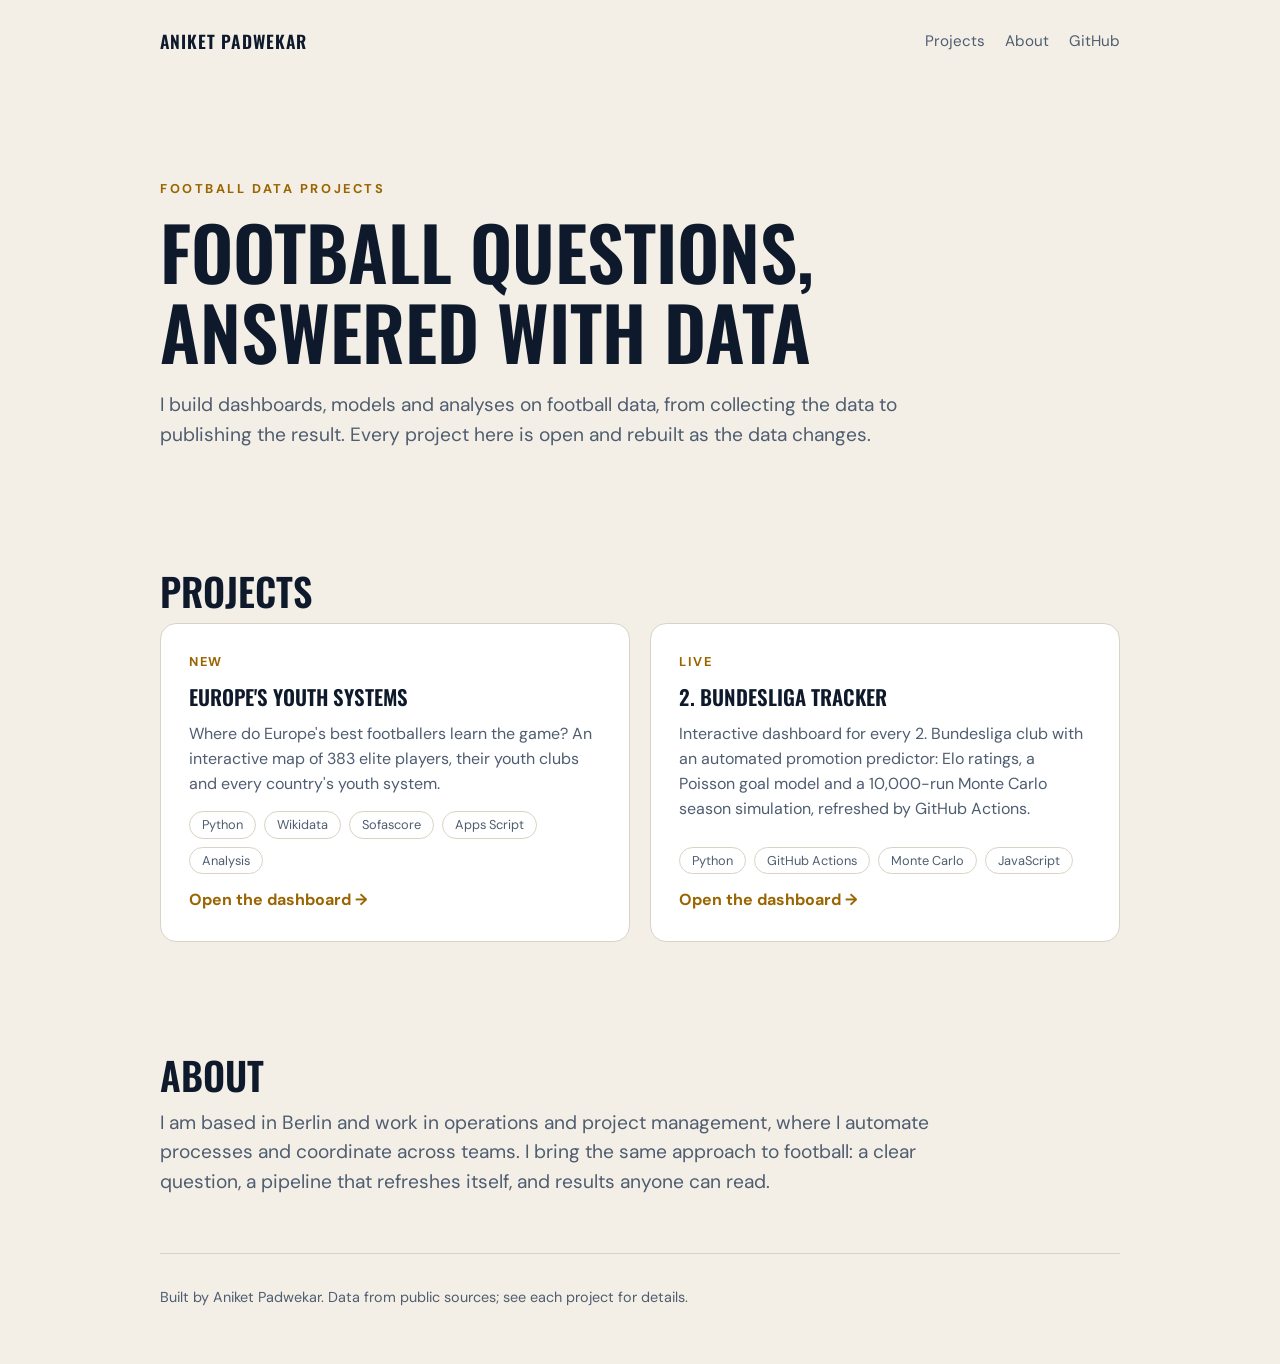
<file: index.html>
<!doctype html>
<html lang="en">
<head>
<meta charset="utf-8">
<meta name="viewport" content="width=device-width,initial-scale=1">
<title>Aniket Padwekar | Football data projects</title>
<meta name="description" content="Football data projects: dashboards, models and analyses built end to end.">
<link rel="preconnect" href="https://fonts.googleapis.com"><link rel="preconnect" href="https://fonts.gstatic.com" crossorigin>
<link rel="stylesheet" href="https://fonts.googleapis.com/css2?family=DM+Sans:wght@400;500;700&family=Oswald:wght@500;600&display=swap">
<link rel="stylesheet" href="assets/style.css">
</head>
<body>
<div class="wrap">
  <header class="site">
    <a class="brand" href="./">Aniket Padwekar</a>
    <nav><a href="#projects">Projects</a><a href="#about">About</a><a href="https://github.com/Aniket-Padwekar">GitHub</a></nav>
  </header>
  <div class="hero">
    <p class="eyebrow">Football data projects</p>
    <h1>Football questions, answered with data</h1>
    <p class="lead">I build dashboards, models and analyses on football data, from collecting the data to publishing the result. Every project here is open and rebuilt as the data changes.</p>
  </div>
  <section id="projects">
    <h2>Projects</h2>
    <div class="grid" id="grid"></div>
  </section>
  <section id="about">
    <h2>About</h2>
    <p class="lead" style="margin-top:0">I am based in Berlin and work in operations and project management, where I automate processes and coordinate across teams. I bring the same approach to football: a clear question, a pipeline that refreshes itself, and results anyone can read.</p>
  </section>
  <footer>Built by Aniket Padwekar. Data from public sources; see each project for details.</footer>
</div>
<script src="assets/projects.js"></script>
<script>
(function () {
  var g = document.getElementById('grid');
  (window.PROJECTS || []).forEach(function (p) {
    var a = document.createElement('a'); a.className = 'card'; a.href = p.href;
    if (p.external) { a.target = '_blank'; a.rel = 'noopener'; }
    var s = document.createElement('span'); s.className = 'status'; s.textContent = p.status || ''; a.appendChild(s);
    var h = document.createElement('h3'); h.textContent = p.title; a.appendChild(h);
    var b = document.createElement('p'); b.textContent = p.blurb; a.appendChild(b);
    var t = document.createElement('div'); t.className = 'tags';
    (p.tags || []).forEach(function (x) { var e = document.createElement('span'); e.className = 'tag'; e.textContent = x; t.appendChild(e); });
    a.appendChild(t);
    var c = document.createElement('span'); c.className = 'cta'; c.textContent = (p.cta || 'Open') + ' →'; a.appendChild(c);
    g.appendChild(a);
  });
})();
</script>
</body>
</html>
</file>
<file: assets/style.css>
:root{--bg:#0e1a2b;--panel:#16273d;--line:#243b58;--text:#f3efe6;--muted:#9fb0c4;--gold:#f2b632;--blue:#62a8e5;--bar:#41566f;--max:1040px}
@media (prefers-color-scheme:light){:root{--bg:#f3efe6;--panel:#fff;--line:#d9d3c5;--text:#0e1a2b;--muted:#4f5d70;--gold:#9a6500;--blue:#1f6fb5;--bar:#9fb0c4}}
*{box-sizing:border-box}
html{scroll-behavior:smooth}
body{margin:0;background:var(--bg);color:var(--text);font-family:'DM Sans',system-ui,sans-serif;line-height:1.55;-webkit-font-smoothing:antialiased}
a{color:inherit}
.wrap{max-width:var(--max);margin:0 auto;padding:0 clamp(16px,4vw,40px)}
header.site{padding:28px 0;display:flex;justify-content:space-between;align-items:center;gap:16px;flex-wrap:wrap}
header.site a.brand{font-family:'Oswald',sans-serif;font-weight:600;letter-spacing:.06em;text-transform:uppercase;text-decoration:none;font-size:1.1rem}
nav a{color:var(--muted);text-decoration:none;margin-left:20px;font-size:.95rem}
nav a:hover{color:var(--text)}
.eyebrow{font-weight:700;letter-spacing:.2em;text-transform:uppercase;font-size:.8rem;color:var(--gold);margin:0 0 12px}
h1,h2,h3{font-family:'Oswald',sans-serif;font-weight:600;text-transform:uppercase;line-height:1.08;margin:0}
h1{font-size:clamp(2.4rem,7vw,4.6rem)}
h2{font-size:clamp(1.6rem,4vw,2.4rem);margin-bottom:12px}
h3{font-size:1.3rem}
.lead{font-size:1.2rem;color:var(--muted);max-width:60ch;margin:20px 0 0}
.hero{padding:clamp(40px,9vw,96px) 0 clamp(32px,6vw,64px)}
section{padding:clamp(28px,5vw,56px) 0}
.grid{display:grid;grid-template-columns:repeat(auto-fit,minmax(min(100%,300px),1fr));gap:20px}
.card{background:var(--panel);border:1px solid var(--line);border-radius:16px;padding:28px;display:flex;flex-direction:column;gap:14px;text-decoration:none;transition:transform .15s,border-color .15s;min-width:0}
.card:hover{transform:translateY(-3px);border-color:var(--gold)}
.card p{margin:0;color:var(--muted)}
.tags{display:flex;flex-wrap:wrap;gap:8px;margin-top:auto}
.tag{font-size:.8rem;border:1px solid var(--line);border-radius:999px;padding:3px 12px;color:var(--muted)}
.status{font-size:.8rem;font-weight:700;letter-spacing:.12em;text-transform:uppercase;color:var(--gold)}
.cta{font-weight:700;color:var(--gold)}
footer{border-top:1px solid var(--line);padding:32px 0 56px;color:var(--muted);font-size:.9rem}
.stat{display:grid;grid-template-columns:repeat(auto-fit,minmax(min(100%,220px),1fr));gap:20px}
.stat .card{gap:6px}
.big{font-family:'Oswald',sans-serif;font-size:3.6rem;line-height:1;font-weight:600;color:var(--gold)}
table{border-collapse:collapse;width:100%;font-variant-numeric:tabular-nums}
.tw{overflow-x:auto}
th,td{padding:10px 12px;border-bottom:1px solid var(--line);text-align:right;white-space:nowrap}
th:first-child,td:first-child{text-align:left}
th{color:var(--muted);font-weight:500;font-size:.9rem}
tr.de td{color:var(--gold);font-weight:700}
.bars{display:grid;gap:10px}
.bar{display:grid;grid-template-columns:90px 1fr 56px;align-items:center;gap:12px}
.bar .t{height:30px;background:var(--bar);border-radius:5px;min-width:3px}
.bar.de .t{background:var(--gold)}.bar.fr .t{background:var(--blue)}
.bar b{text-align:right}
.note{color:var(--muted);font-size:.92rem;max-width:70ch}
ul.plain{padding-left:1.1rem;color:var(--muted)}ul.plain b{color:var(--text)}
.back{color:var(--muted);text-decoration:none;font-size:.95rem}

/* ---- youth systems page ---- */
:root{--accent:#f2b632;--land:#22364f;--sea:#0b1626;--bar:#41566f}
@media (prefers-color-scheme:light){:root{--accent:#b87800;--land:#e6e0d1;--sea:#dfe8f0;--bar:#9fb0c4}}
.banner{display:flex;gap:10px;align-items:flex-start;background:var(--panel);border:1px solid var(--line);border-left:4px solid var(--gold);border-radius:10px;padding:14px 18px;color:var(--muted);font-size:.95rem}
.banner b{color:var(--text)}
.controls{display:flex;flex-wrap:wrap;gap:16px;align-items:center;margin:0 0 18px}
.controls label{color:var(--muted);font-size:.9rem;display:flex;gap:8px;align-items:center}
select,input[type=search]{background:var(--panel);color:var(--text);border:1px solid var(--line);border-radius:8px;padding:8px 12px;font:inherit}
.seggroup{display:flex;flex-wrap:wrap;gap:6px;margin-bottom:14px}
.seg{background:transparent;color:var(--muted);border:1px solid var(--line);border-radius:999px;padding:6px 14px;font:inherit;font-size:.9rem;cursor:pointer}
.seg.on{background:var(--gold);color:#0e1a2b;border-color:var(--gold);font-weight:700}
.kpis{display:grid;grid-template-columns:repeat(auto-fit,minmax(min(100%,260px),1fr));gap:16px}
.card.kpi{gap:6px}.kpi .lbl{color:var(--muted);font-size:.9rem}.kpi .big{display:flex;align-items:center;gap:10px;font-size:3rem}.kpi .sub{color:var(--muted);font-size:.9rem}
.panel{background:var(--panel);border:1px solid var(--line);border-radius:16px;padding:clamp(16px,3vw,28px);margin-bottom:20px}
.two{display:grid;grid-template-columns:repeat(auto-fit,minmax(min(100%,420px),1fr));gap:20px}
.panel h2{font-size:1.5rem}.panel .note{margin:0 0 14px}
#map svg{width:100%;height:auto;display:block;border-radius:10px}
.sea{fill:var(--sea)}.ctry{fill:var(--land);stroke:var(--bg);stroke-width:.6;transition:fill .2s}.ctry:hover{stroke:var(--text);stroke-width:1}.ctry.hl{stroke:var(--gold);stroke-width:2}
.pin{fill:var(--blue);fill-opacity:.55;stroke:var(--text);stroke-width:.6;cursor:pointer}.pin:hover{fill-opacity:.95}
.maplegend{display:flex;flex-wrap:wrap;align-items:center;gap:10px;margin-top:12px;color:var(--muted);font-size:.85rem}
.lgbar{width:140px;height:10px;border-radius:5px;background:linear-gradient(90deg,color-mix(in srgb,var(--accent) 14%,var(--land)),var(--accent))}
.lgnote{flex-basis:100%}
.flag{border-radius:2px;object-fit:cover;vertical-align:middle;box-shadow:0 0 0 1px rgba(128,128,128,.35)}
.flagfb{display:inline-flex;align-items:center;justify-content:center;background:var(--line);border-radius:2px;font-size:.6rem;color:var(--muted)}
.nat{display:inline-flex;align-items:center;gap:7px}.nat b{letter-spacing:.06em;font-size:.92em}
.bar{display:grid;grid-template-columns:78px 1fr 52px;gap:12px;align-items:center;width:100%;background:none;border:0;color:inherit;font:inherit;padding:3px 0;cursor:pointer;text-align:left}
.bar.hl,.nrow.hl{background:color-mix(in srgb,var(--gold) 14%,transparent);border-radius:6px}
.bt{height:22px;background:color-mix(in srgb,var(--text) 6%,transparent);border-radius:5px;overflow:hidden}.bf{height:100%;border-radius:5px}
.bar b{text-align:right}
.nrow{display:grid;grid-template-columns:78px 1fr 44px;gap:12px;align-items:center;padding:3px 0}
.nt{position:relative;height:18px}.nf{position:absolute;top:2px;height:14px;border-radius:3px}.nf.pos{background:var(--blue)}.nf.neg{background:var(--gold)}.axis{position:absolute;left:50%;top:0;bottom:0;border-left:1px solid var(--muted)}
.nrow b{text-align:right}
svg .grid{stroke:var(--line);stroke-width:1}svg text.ax{fill:var(--muted);font-size:12px;font-family:inherit}svg text.strong{fill:var(--text);font-weight:700}svg .rule{stroke:var(--muted);stroke-width:1}
.chart svg{width:100%;height:auto;display:block}
.tip{position:fixed;pointer-events:none;z-index:50;background:var(--panel);border:1px solid var(--line);border-radius:10px;padding:8px 12px;font-size:.85rem;opacity:0;transition:opacity .08s;max-width:300px;box-shadow:0 8px 24px rgba(0,0,0,.3)}
.tip .tl{display:flex;gap:6px;align-items:center;color:var(--muted)}.tip .tl.b{color:var(--text);font-weight:700}.dot{width:8px;height:8px;border-radius:50%;display:inline-block}
tr.hl td{background:color-mix(in srgb,var(--gold) 14%,transparent)}
.pgrid{display:grid;grid-template-columns:repeat(auto-fill,minmax(min(100%,190px),1fr));gap:12px;margin-top:14px}
.pc{display:flex;gap:10px;align-items:center;text-align:left;background:var(--bg);border:1px solid var(--line);border-radius:12px;padding:8px;color:inherit;font:inherit;cursor:pointer}.pc:hover{border-color:var(--gold)}
.pt{display:flex;flex-direction:column;gap:2px;min-width:0}.pt b{font-size:.92rem;line-height:1.2}.pt span{font-size:.8rem;color:var(--muted)}
.ph{position:relative;width:240px;max-width:100%;aspect-ratio:3/4;border-radius:12px;overflow:hidden;background:linear-gradient(160deg,var(--land),var(--panel));display:flex;align-items:center;justify-content:center;flex:none}
.ph.sm{width:52px;aspect-ratio:1;border-radius:50%}.ph .mono{font-family:'Oswald',sans-serif;font-size:2.2rem;color:var(--muted)}.ph.sm .mono{font-size:1rem}
.ph img{position:absolute;inset:0;width:100%;height:100%;object-fit:cover;object-position:top}
dialog#card{border:1px solid var(--line);border-radius:18px;background:var(--panel);color:var(--text);padding:0;width:min(860px,94vw);max-height:92vh;overflow:auto}
dialog#card::backdrop{background:rgba(5,10,20,.7)}
#cardbody{padding:clamp(16px,3vw,28px)}.cx{position:sticky;top:8px;float:right;margin:8px 8px 0 0;background:var(--bg);color:var(--text);border:1px solid var(--line);border-radius:999px;width:36px;height:36px;font-size:1.1rem;cursor:pointer;z-index:2}
.chead{display:flex;gap:24px;flex-wrap:wrap}.cid{flex:1;min-width:260px;display:flex;flex-direction:column;gap:12px}.cid h3{font-size:2.2rem}.ctag{display:flex;gap:12px;flex-wrap:wrap;align-items:center;color:var(--muted);font-size:.9rem}
.tiles{display:grid;grid-template-columns:repeat(auto-fit,minmax(130px,1fr));gap:10px}.tile{background:var(--bg);border:1px solid var(--line);border-radius:10px;padding:10px 12px;display:flex;flex-direction:column}.tile b{font-family:'Oswald',sans-serif;font-size:1.5rem;color:var(--gold)}.tile span{font-size:.78rem;color:var(--muted)}
.ccols{display:grid;grid-template-columns:repeat(auto-fit,minmax(min(100%,300px),1fr));gap:20px;margin-top:22px}.cbox h4{margin:0 0 8px;font-family:'Oswald',sans-serif;text-transform:uppercase;letter-spacing:.06em;font-weight:500}
ol.path{list-style:none;margin:10px 0 0;padding:0 0 0 14px;border-left:2px solid var(--line);display:grid;gap:8px}ol.path li{display:flex;gap:6px;align-items:center;flex-wrap:wrap}ol.path em{color:var(--muted);font-style:normal;font-size:.85rem;margin-left:auto}
.mvl{stroke:var(--gold);stroke-width:2.4}.mvd{fill:var(--gold)}
.credit{font-size:.8rem;color:var(--muted);margin:20px 0 0}
</file>
